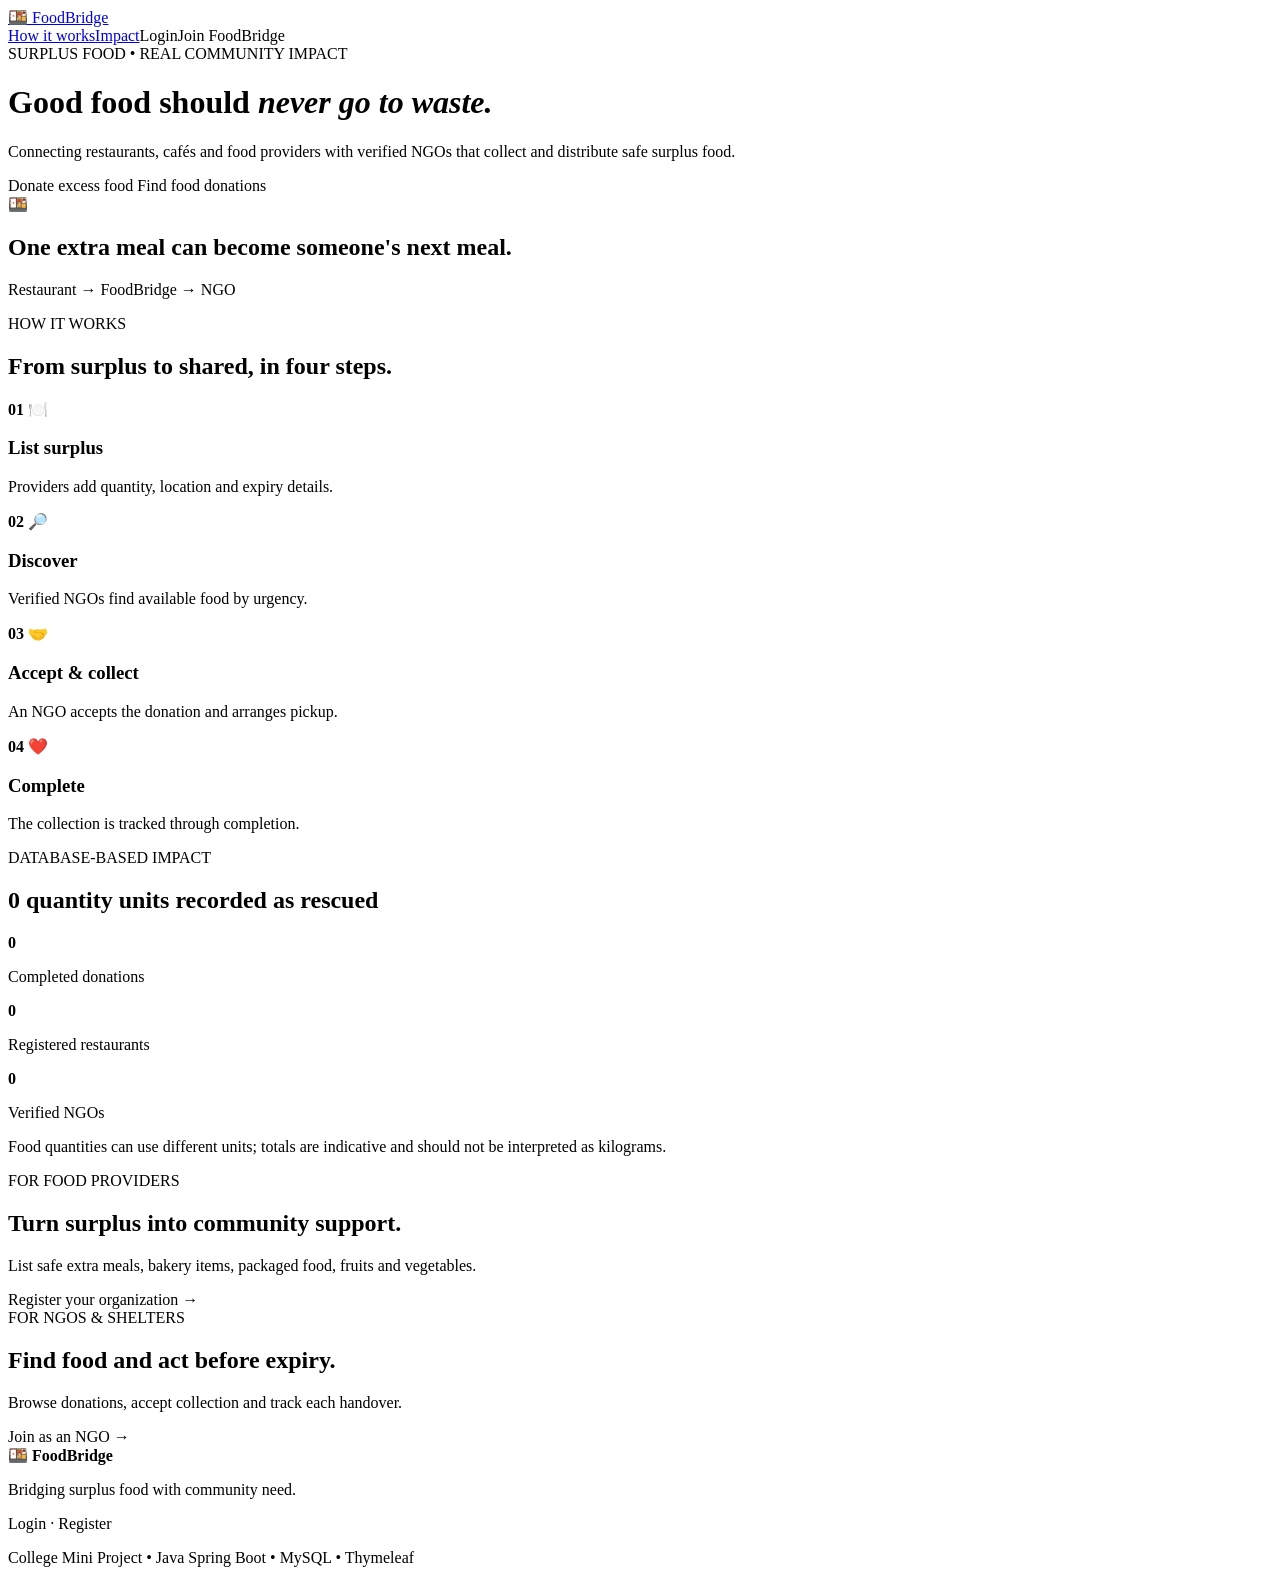
<file: src/main/resources/templates/index.html>
<!doctype html><html lang="en" xmlns:th="http://www.thymeleaf.org"><head><meta charset="utf-8"><meta name="viewport" content="width=device-width,initial-scale=1"><title>FoodBridge | Surplus Food, Shared Impact</title><link rel="stylesheet" th:href="@{/style.css}"></head><body>
<nav class="nav"><a class="logo" href="/">🍱 FoodBridge</a><div><a href="#how">How it works</a><a href="#impact">Impact</a><a th:href="@{/login}">Login</a><a class="btn" th:href="@{/register}">Join FoodBridge</a></div></nav>
<header class="hero"><div><span class="eyebrow">SURPLUS FOOD • REAL COMMUNITY IMPACT</span><h1>Good food should <em>never go to waste.</em></h1><p>Connecting restaurants, cafés and food providers with verified NGOs that collect and distribute safe surplus food.</p><a class="btn" th:href="@{/register}">Donate excess food</a> <a class="btn secondary" th:href="@{/login}">Find food donations</a></div><aside class="hero-card"><div class="food-icon">🍱</div><h2>One extra meal can become someone's next meal.</h2><p>Restaurant → FoodBridge → NGO</p></aside></header>
<section id="how" class="section"><span class="eyebrow">HOW IT WORKS</span><h2>From surplus to shared, in four steps.</h2><div class="grid four"><article><b>01 🍽️</b><h3>List surplus</h3><p>Providers add quantity, location and expiry details.</p></article><article><b>02 🔎</b><h3>Discover</h3><p>Verified NGOs find available food by urgency.</p></article><article><b>03 🤝</b><h3>Accept & collect</h3><p>An NGO accepts the donation and arranges pickup.</p></article><article><b>04 ❤️</b><h3>Complete</h3><p>The collection is tracked through completion.</p></article></div></section>
<section id="impact" class="section impact"><span class="eyebrow">DATABASE-BASED IMPACT</span><h2 th:text="${foodRescued + ' quantity units recorded as rescued'}">0 quantity units recorded as rescued</h2><div class="grid three"><article><strong th:text="${completedCount}">0</strong><p>Completed donations</p></article><article><strong th:text="${restaurantCount}">0</strong><p>Registered restaurants</p></article><article><strong th:text="${ngoCount}">0</strong><p>Verified NGOs</p></article></div><p class="small">Food quantities can use different units; totals are indicative and should not be interpreted as kilograms.</p></section>
<section class="section split"><div><span class="eyebrow">FOR FOOD PROVIDERS</span><h2>Turn surplus into community support.</h2><p>List safe extra meals, bakery items, packaged food, fruits and vegetables.</p><a th:href="@{/register}" class="text-link">Register your organization →</a></div><div><span class="eyebrow">FOR NGOS & SHELTERS</span><h2>Find food and act before expiry.</h2><p>Browse donations, accept collection and track each handover.</p><a th:href="@{/register}" class="text-link">Join as an NGO →</a></div></section>
<footer><b>🍱 FoodBridge</b><p>Bridging surplus food with community need.</p><a th:href="@{/login}">Login</a> · <a th:href="@{/register}">Register</a><p class="small">College Mini Project • Java Spring Boot • MySQL • Thymeleaf</p></footer></body></html>
</file>
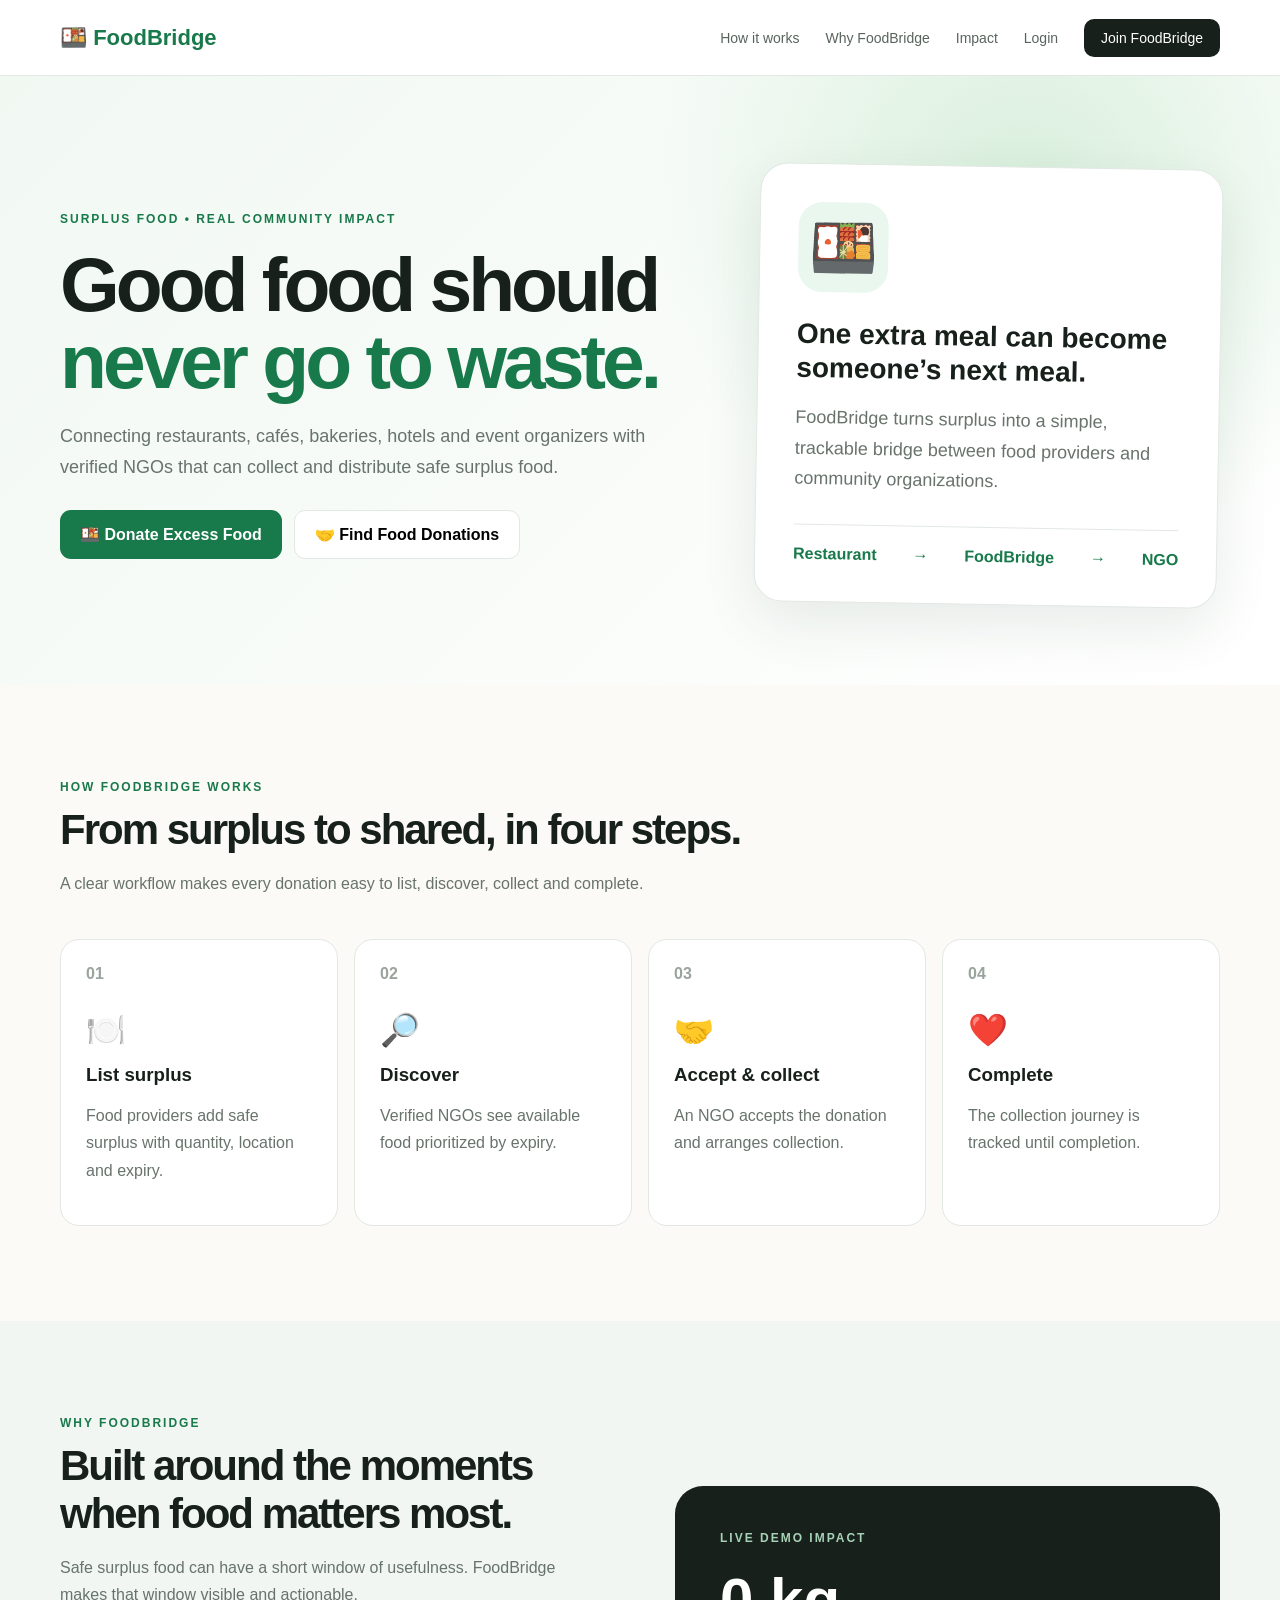
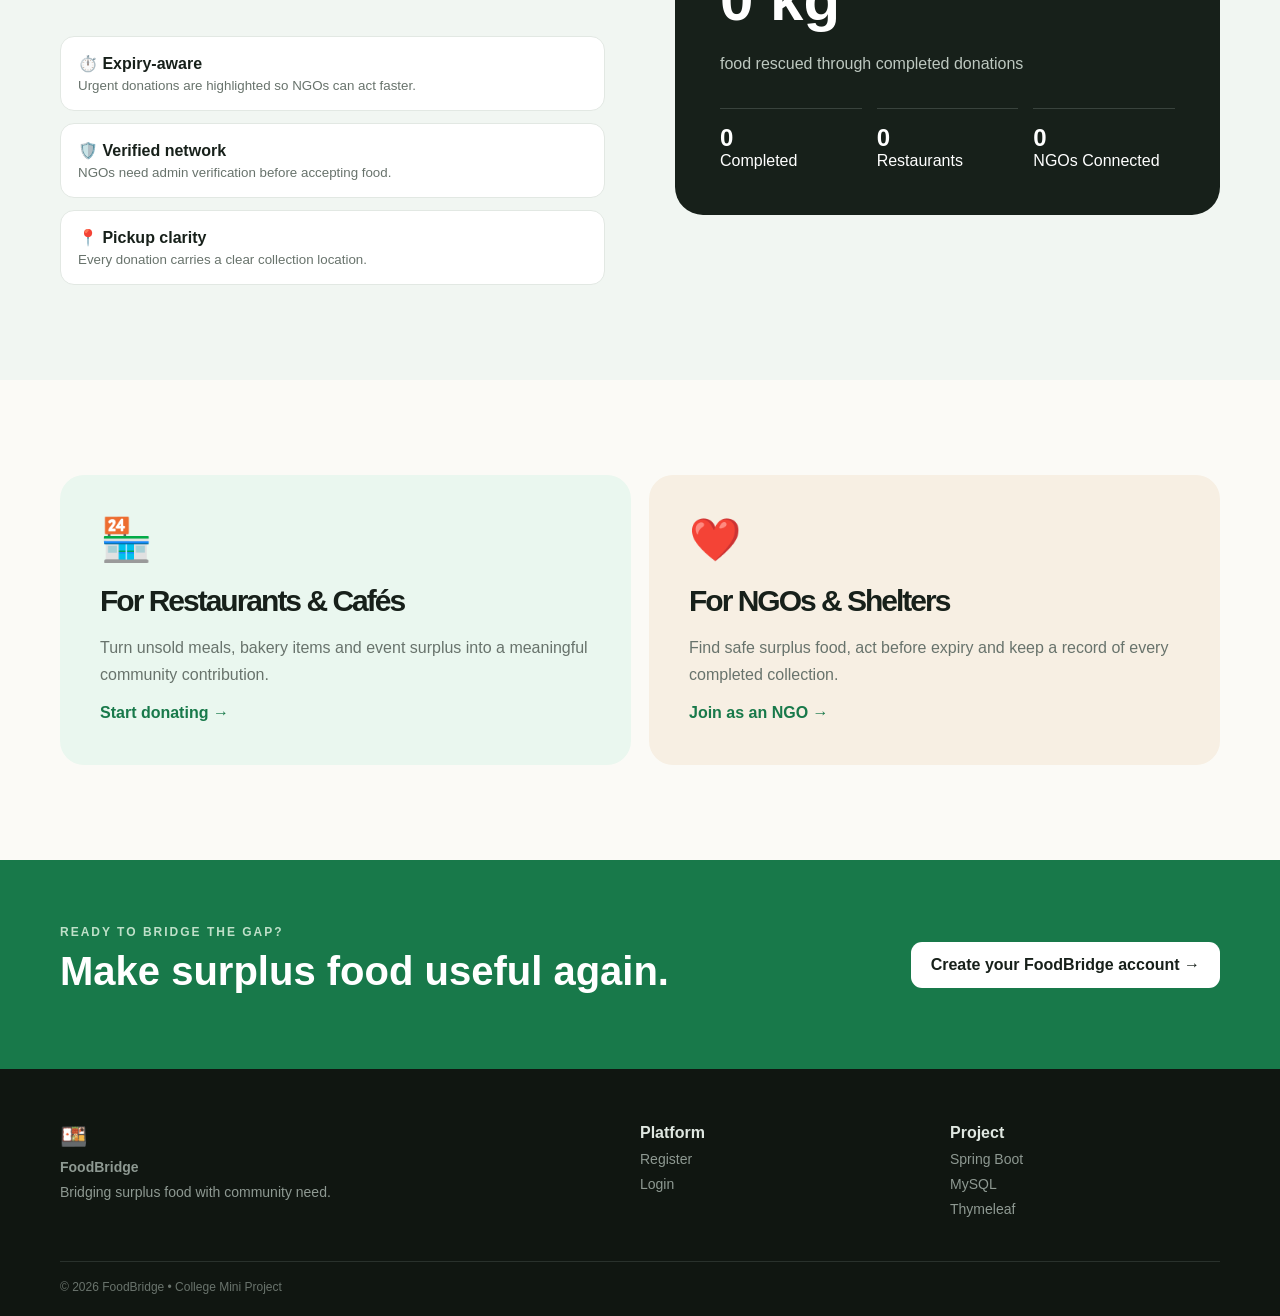
<file: docs/FoodBridge.html>
<!DOCTYPE html>
<html lang="en">
<head>
<meta charset="UTF-8">
<meta name="viewport" content="width=device-width, initial-scale=1.0">
<title>FoodBridge — Surplus Food, Shared Impact</title>
<style>
:root{--green:#18794a;--green-dark:#0d5433;--mint:#eaf7ef;--cream:#fbfaf6;--ink:#17201a;--muted:#68736c;--line:#e2e8e3;--red:#d84c3f;--yellow:#d69220;--white:#fff;--shadow:0 20px 55px rgba(20,55,34,.09)}
*{box-sizing:border-box}html{scroll-behavior:smooth}body{margin:0;font-family:Arial,Helvetica,sans-serif;color:var(--ink);background:var(--cream)}button,input,select{font:inherit}a{text-decoration:none;color:inherit}
.container{width:min(1160px,92%);margin:auto}.nav{height:76px;background:#fff;border-bottom:1px solid var(--line);display:flex;align-items:center;position:sticky;top:0;z-index:20}.navin{display:flex;align-items:center;justify-content:space-between}.logo{font-size:22px;font-weight:800;color:var(--ink)}.logo span{color:var(--green)}.links{display:flex;align-items:center;gap:26px;color:#59645d;font-size:14px}.links a:hover{color:var(--green)}.navbtn{background:var(--ink);color:#fff;padding:11px 17px;border-radius:10px}
.hero{padding:90px 0 80px;background:radial-gradient(circle at 80% 20%,#d8efdc 0,transparent 33%),linear-gradient(135deg,#f1f8f2,#fff)}.heroGrid{display:grid;grid-template-columns:1.15fr .85fr;gap:70px;align-items:center}.eyebrow{color:var(--green);font-weight:800;font-size:12px;letter-spacing:2px}.hero h1{font-size:clamp(45px,6vw,78px);line-height:1.01;letter-spacing:-4px;margin:20px 0}.hero h1 span{color:var(--green)}.hero p{font-size:18px;line-height:1.7;color:var(--muted);max-width:650px}.actions{display:flex;gap:12px;flex-wrap:wrap;margin-top:28px}.btn{border:0;border-radius:11px;padding:14px 20px;font-weight:800;cursor:pointer}.primary{background:var(--green);color:white}.primary:hover{background:var(--green-dark)}.secondary{background:#fff;border:1px solid var(--line)}.heroCard{background:#fff;border:1px solid var(--line);padding:38px;border-radius:28px;box-shadow:var(--shadow);transform:rotate(1deg)}.foodIcon{font-size:55px;background:var(--mint);width:90px;height:90px;display:grid;place-items:center;border-radius:24px}.heroCard h2{font-size:28px;line-height:1.2;margin:25px 0 10px}.flow{border-top:1px solid var(--line);margin-top:30px;padding-top:20px;display:flex;justify-content:space-between;font-weight:800;color:var(--green)}
.section{padding:95px 0}.sectionHead{max-width:720px;margin-bottom:42px}.section h2{font-size:42px;letter-spacing:-2px;margin:12px 0}.section p{color:var(--muted);line-height:1.7}.steps{display:grid;grid-template-columns:repeat(4,1fr);gap:16px}.step{background:#fff;border:1px solid var(--line);border-radius:19px;padding:25px}.stepnum{color:#9aa49d;font-weight:800}.stepicon{font-size:32px;margin:28px 0 15px}.step h3{margin:0 0 8px}.soft{background:#f1f6f2}.two{display:grid;grid-template-columns:1fr 1fr;gap:70px;align-items:center}.features{display:grid;gap:12px;margin-top:28px}.feature{background:#fff;border:1px solid var(--line);padding:17px;border-radius:14px}.feature b{display:block}.feature small{color:var(--muted);display:block;margin-top:5px}.impact{background:var(--ink);color:#fff;border-radius:28px;padding:45px}.impact .eyebrow{color:#a8d2b7}.big{font-size:60px;font-weight:900;margin:20px 0 5px}.impact p{color:#bdc8c0}.impactRow{display:grid;grid-template-columns:repeat(3,1fr);gap:15px;margin-top:30px}.impactRow div{border-top:1px solid #39433d;padding-top:15px}.impactRow b{font-size:24px;display:block}.partners{display:grid;grid-template-columns:1fr 1fr;gap:18px}.partner{padding:40px;border-radius:24px;min-height:290px}.restaurant{background:#eaf7ef}.ngo{background:#f7efe3}.partnerIcon{font-size:42px}.partner h2{font-size:30px;margin:20px 0 10px}.link{color:var(--green);font-weight:800}.cta{background:var(--green);color:#fff;padding:65px 0}.ctaIn{display:flex;justify-content:space-between;align-items:center;gap:25px}.cta h2{font-size:40px;margin:10px 0}.light{background:#fff;color:var(--ink)}
.footer{background:#101611;color:#dfe7e1;padding:55px 0 22px}.footGrid{display:grid;grid-template-columns:2fr 1fr 1fr;gap:40px}.footer p,.footer a,.footer span{color:#8e9992;font-size:14px;display:block;margin:9px 0}.copyright{border-top:1px solid #29312c;margin-top:35px;padding-top:18px;color:#69736c;font-size:12px}

.modal{display:none;position:fixed;inset:0;background:rgba(10,20,13,.55);z-index:50;padding:20px;place-items:center}.modal.open{display:grid}.modalBox{background:#fff;width:min(620px,100%);max-height:90vh;overflow:auto;border-radius:22px;padding:30px}.close{float:right;border:0;background:#f0f3f1;border-radius:50%;width:35px;height:35px;cursor:pointer}.modalBox h2{margin:5px 0 8px}.form{display:grid;gap:15px;margin-top:22px}.form label{font-size:13px;font-weight:800;color:#536058}.form input,.form select{display:block;width:100%;margin-top:7px;border:1px solid #d9e1db;border-radius:10px;padding:12px;background:#fff}.formGrid{display:grid;grid-template-columns:1fr 1fr;gap:14px}.note{background:var(--mint);padding:13px;border-radius:10px;color:#496154;font-size:13px;line-height:1.5}

.app{display:none}.app.active{display:block}.appHeader{background:#fff;border-bottom:1px solid var(--line);padding:17px 0}.appNav{display:flex;justify-content:space-between;align-items:center}.user{font-size:14px}.logout{border:0;background:transparent;font-weight:800;color:var(--muted);cursor:pointer;margin-left:15px}.dashboard{padding:48px 0}.dashTitle{display:flex;justify-content:space-between;align-items:end;gap:20px;margin-bottom:30px}.dashTitle h1{font-size:44px;letter-spacing:-2px;margin:8px 0}.stats{display:grid;grid-template-columns:repeat(4,1fr);gap:14px;margin-bottom:25px}.stat{background:#fff;border:1px solid var(--line);border-radius:17px;padding:21px}.stat small{color:var(--muted)}.stat strong{display:block;font-size:29px;margin:8px 0}.stat.green{background:var(--green);color:#fff}.stat.green small{color:#cce4d4}.panel{background:#fff;border:1px solid var(--line);border-radius:19px;overflow:hidden;margin-bottom:25px}.panelHead{padding:23px;display:flex;justify-content:space-between;align-items:center}.panelHead h2{font-size:23px;margin:0}.tableWrap{overflow:auto}table{border-collapse:collapse;width:100%;font-size:13px}th,td{text-align:left;padding:15px 19px;border-top:1px solid var(--line);white-space:nowrap}th{font-size:11px;color:#77827a;text-transform:uppercase;letter-spacing:1px;background:#fbfcfb}.badge{display:inline-block;border-radius:50px;padding:6px 9px;font-size:10px;font-weight:900}.available{background:#e1f3e7;color:#177044}.accepted{background:#fff0d4;color:#94620d}.picked{background:#e8eefb;color:#405d9f}.completed{background:#dff3e5;color:#177044}.expired{background:#fbe2df;color:#ad3e34}.pending{background:#fff0d2;color:#94620d}
.cards{display:grid;grid-template-columns:repeat(3,1fr);gap:15px;padding:0 23px 25px}.foodCard{border:1px solid var(--line);border-radius:18px;padding:20px}.foodCard.urgent{border-color:#eab0a9}.cardTop{display:flex;justify-content:space-between}.timer{font-size:11px;font-weight:900}.foodCard h3{font-size:20px;margin:20px 0 5px}.qty{color:var(--green);font-size:24px;font-weight:900}.meta{display:grid;gap:7px;color:var(--muted);font-size:12px;margin:18px 0}.empty{text-align:center;padding:45px;color:#89938d}
.filters{padding:22px;border:1px solid var(--line);background:#fff;border-radius:18px;margin-bottom:25px}.filterRow{display:grid;grid-template-columns:1fr 1fr 1fr 1fr auto;gap:8px;margin-top:15px}.filterRow input,.filterRow select{border:1px solid #d9e1db;border-radius:9px;padding:11px}
@media(max-width:900px){.heroGrid,.two{grid-template-columns:1fr}.steps{grid-template-columns:1fr 1fr}.stats{grid-template-columns:1fr 1fr}.cards{grid-template-columns:1fr 1fr}.filterRow{grid-template-columns:1fr 1fr}.nav .links{display:none}.ctaIn{display:grid}.footGrid{grid-template-columns:1fr 1fr}}
@media(max-width:600px){.hero{padding:60px 0}.hero h1{font-size:45px;letter-spacing:-2px}.section{padding:65px 0}.steps,.partners,.cards,.stats,.formGrid{grid-template-columns:1fr}.dashTitle{display:grid}.dashTitle .btn{width:100%}.impactRow{grid-template-columns:1fr 1fr}.filterRow{grid-template-columns:1fr}.heroCard{padding:26px}}
</style>
</head>
<body>

<div id="landing">
<nav class="nav"><div class="container navin"><a class="logo" href="#">🍱 <span>FoodBridge</span></a><div class="links"><a href="#how">How it works</a><a href="#why">Why FoodBridge</a><a href="#impact">Impact</a><a href="#" onclick="openModal('login');return false">Login</a><a class="navbtn" href="#" onclick="openModal('register');return false">Join FoodBridge</a></div></div></nav>

<section class="hero"><div class="container heroGrid"><div><div class="eyebrow">SURPLUS FOOD • REAL COMMUNITY IMPACT</div><h1>Good food should <span>never go to waste.</span></h1><p>Connecting restaurants, cafés, bakeries, hotels and event organizers with verified NGOs that can collect and distribute safe surplus food.</p><div class="actions"><button class="btn primary" onclick="openModal('register')">🍱 Donate Excess Food</button><button class="btn secondary" onclick="openModal('login')">🤝 Find Food Donations</button></div></div><div class="heroCard"><div class="foodIcon">🍱</div><h2>One extra meal can become someone’s next meal.</h2><p>FoodBridge turns surplus into a simple, trackable bridge between food providers and community organizations.</p><div class="flow"><span>Restaurant</span><span>→</span><span>FoodBridge</span><span>→</span><span>NGO</span></div></div></div></section>

<section class="section" id="how"><div class="container"><div class="sectionHead"><div class="eyebrow">HOW FOODBRIDGE WORKS</div><h2>From surplus to shared, in four steps.</h2><p>A clear workflow makes every donation easy to list, discover, collect and complete.</p></div><div class="steps"><div class="step"><div class="stepnum">01</div><div class="stepicon">🍽️</div><h3>List surplus</h3><p>Food providers add safe surplus with quantity, location and expiry.</p></div><div class="step"><div class="stepnum">02</div><div class="stepicon">🔎</div><h3>Discover</h3><p>Verified NGOs see available food prioritized by expiry.</p></div><div class="step"><div class="stepnum">03</div><div class="stepicon">🤝</div><h3>Accept & collect</h3><p>An NGO accepts the donation and arranges collection.</p></div><div class="step"><div class="stepnum">04</div><div class="stepicon">❤️</div><h3>Complete</h3><p>The collection journey is tracked until completion.</p></div></div></div></section>

<section class="section soft" id="why"><div class="container two"><div><div class="eyebrow">WHY FOODBRIDGE</div><h2>Built around the moments when food matters most.</h2><p>Safe surplus food can have a short window of usefulness. FoodBridge makes that window visible and actionable.</p><div class="features"><div class="feature"><b>⏱️ Expiry-aware</b><small>Urgent donations are highlighted so NGOs can act faster.</small></div><div class="feature"><b>🛡️ Verified network</b><small>NGOs need admin verification before accepting food.</small></div><div class="feature"><b>📍 Pickup clarity</b><small>Every donation carries a clear collection location.</small></div></div></div><div class="impact" id="impact"><div class="eyebrow">LIVE DEMO IMPACT</div><div class="big" id="impactFood">0 kg</div><p>food rescued through completed donations</p><div class="impactRow"><div><b id="impactDone">0</b><span>Completed</span></div><div><b id="impactRest">0</b><span>Restaurants</span></div><div><b id="impactNgo">0</b><span>NGOs Connected</span></div></div></div></div></section>

<section class="section"><div class="container"><div class="partners"><div class="partner restaurant"><div class="partnerIcon">🏪</div><h2>For Restaurants & Cafés</h2><p>Turn unsold meals, bakery items and event surplus into a meaningful community contribution.</p><a class="link" href="#" onclick="openModal('register');return false">Start donating →</a></div><div class="partner ngo"><div class="partnerIcon">❤️</div><h2>For NGOs & Shelters</h2><p>Find safe surplus food, act before expiry and keep a record of every completed collection.</p><a class="link" href="#" onclick="openModal('register');return false">Join as an NGO →</a></div></div></div></section>

<section class="cta"><div class="container ctaIn"><div><div class="eyebrow" style="color:#bfe0c9">READY TO BRIDGE THE GAP?</div><h2>Make surplus food useful again.</h2></div><button class="btn light" onclick="openModal('register')">Create your FoodBridge account →</button></div></section>

<footer class="footer"><div class="container footGrid"><div><div class="logo">🍱 <span>FoodBridge</span></div><p>Bridging surplus food with community need.</p></div><div><b>Platform</b><a href="#" onclick="openModal('register');return false">Register</a><a href="#" onclick="openModal('login');return false">Login</a></div><div><b>Project</b><span>Spring Boot</span><span>MySQL</span><span>Thymeleaf</span></div></div><div class="container copyright">© 2026 FoodBridge • College Mini Project</div></footer>
</div>

<div class="modal" id="login"><div class="modalBox"><button class="close" onclick="closeModal('login')">×</button><div class="eyebrow">WELCOME BACK</div><h2>Sign in to FoodBridge</h2><p>Choose a demo role to explore the application.</p><form class="form" onsubmit="demoLogin(event)"><label>Email<input id="loginEmail" type="email" required placeholder="you@example.com"></label><label>Password<input type="password" required placeholder="••••••••"></label><button class="btn primary">Sign in →</button></form><div class="note" style="margin-top:15px"><b>Demo:</b> admin@foodbridge.local, restaurant@foodbridge.local or ngo@foodbridge.local<br>Password: demo123 (admin password: admin123)</div></div></div>

<div class="modal" id="register"><div class="modalBox"><button class="close" onclick="closeModal('register')">×</button><div class="eyebrow">JOIN THE NETWORK</div><h2>Create your FoodBridge account</h2><p>This standalone demo stores your session locally in the browser.</p><form class="form" onsubmit="registerDemo(event)"><div class="formGrid"><label>Organization name<input id="regName" required></label><label>Location<input id="regLocation" required placeholder="Chennai"></label></div><div class="formGrid"><label>Email<input id="regEmail" type="email" required></label><label>Password<input type="password" minlength="6" required></label></div><label>Account type<select id="regRole"><option value="restaurant">Restaurant / Café</option><option value="ngo">NGO / Charity / Shelter</option></select></label><button class="btn primary">Create account →</button></form></div></div>

<div id="dashboardApp" class="app">
<header class="appHeader"><div class="container appNav"><a class="logo" href="#" onclick="showLanding()">🍱 <span>FoodBridge</span></a><div class="user">👤 <b id="currentUser">User</b><button class="logout" onclick="logout()">Logout</button></div></div></header>
<main class="container dashboard" id="dashboardContent"></main>
</div>

<script>
const state={donations:JSON.parse(localStorage.getItem("fb_donations")||"[]"),users:JSON.parse(localStorage.getItem("fb_users")||"[]"),current:null};
function save(){localStorage.setItem("fb_donations",JSON.stringify(state.donations));localStorage.setItem("fb_users",JSON.stringify(state.users))}
function openModal(id){document.getElementById(id).classList.add("open")}
function closeModal(id){document.getElementById(id).classList.remove("open")}
function showLanding(){document.getElementById("landing").style.display="block";document.getElementById("dashboardApp").classList.remove("active");window.scrollTo(0,0)}
function demoLogin(e){e.preventDefault();const email=document.getElementById("loginEmail").value.toLowerCase();let role=email.includes("admin")?"admin":email.includes("ngo")?"ngo":"restaurant";let name=role==="admin"?"FoodBridge Admin":role==="ngo"?"Helping Hands NGO":"Green Leaf Café";state.current={email,role,name};closeModal("login");renderDashboard()}
function registerDemo(e){e.preventDefault();const name=document.getElementById("regName").value,location=document.getElementById("regLocation").value,email=document.getElementById("regEmail").value.toLowerCase(),role=document.getElementById("regRole").value;state.users.push({name,location,email,role,verified:role==="restaurant"});save();state.current={email,role,name,location,verified:role==="restaurant"};closeModal("register");renderDashboard()}
function logout(){state.current=null;showLanding()}
function renderDashboard(){document.getElementById("landing").style.display="none";document.getElementById("dashboardApp").classList.add("active");document.getElementById("currentUser").textContent=state.current.name;state.donations.forEach(d=>{if(d.status==="AVAILABLE"&&new Date(d.expiry)<=new Date())d.status="EXPIRED"});save();if(state.current.role==="restaurant")restaurantDash();else if(state.current.role==="ngo")ngoDash();else adminDash()}
function stat(label,value,small,green=false){return `<div class="stat ${green?"green":""}"><small>${label}</small><strong>${value}</strong><small>${small||""}</small></div>`}
function restaurantDash(){const mine=state.donations.filter(d=>d.restaurant===state.current.name);const active=mine.filter(d=>d.status==="AVAILABLE").length,accepted=mine.filter(d=>["ACCEPTED","PICKED UP"].includes(d.status)).length,done=mine.filter(d=>d.status==="COMPLETED").length,total=mine.filter(d=>d.status==="COMPLETED").reduce((s,d)=>s+Number(d.quantity),0);document.getElementById("dashboardContent").innerHTML=`<div class="dashTitle"><div><div class="eyebrow">RESTAURANT PORTAL</div><h1>Good to see you.</h1><p>Track your surplus food from listing to completion.</p></div><button class="btn primary" onclick="donationForm()">+ Donate Excess Food</button></div><div class="stats">${stat("Active Donations",active,"Currently available")}${stat("Accepted",accepted,"Collection flow")}${stat("Completed",done,"Successfully rescued")}${stat("Total Food Donated",total+" kg","Completed donations",true)}</div><div class="panel"><div class="panelHead"><div><h2>Your donations</h2><p>Every donation, with its current journey status.</p></div></div><div class="tableWrap"><table><thead><tr><th>Food</th><th>Quantity</th><th>Type</th><th>Location</th><th>Expiry</th><th>NGO</th><th>Status</th></tr></thead><tbody>${mine.map(d=>`<tr><td><b>${d.food}</b></td><td>${d.quantity} ${d.unit}</td><td>${d.type}</td><td>${d.location}</td><td>${d.expiry}</td><td>${d.ngo||"Waiting"}</td><td>${badge(d.status)}</td></tr>`).join("")||`<tr><td colspan="7" class="empty">No donations yet. Your first listing can start the bridge.</td></tr>`}</tbody></table></div></div>`}
function badge(s){let c=s==="AVAILABLE"?"available":s==="ACCEPTED"?"accepted":s==="PICKED UP"?"picked":s==="COMPLETED"?"completed":s==="EXPIRED"?"expired":"pending";return `<span class="badge ${c}">${s}</span>`}
function donationForm(){document.getElementById("dashboardContent").innerHTML=`<div class="dashTitle"><div><div class="eyebrow">NEW DONATION</div><h1>List excess food.</h1><p>Give NGOs enough information to act quickly.</p></div><button class="btn secondary" onclick="restaurantDash()">← Back</button></div><div class="panel" style="padding:28px"><form class="form" onsubmit="createDonation(event)"><div class="formGrid"><label>Food name<input id="df" required placeholder="e.g. Vegetable biryani"></label><label>Food type<select id="dt"><option>COOKED MEAL</option><option>BAKERY</option><option>PACKAGED</option><option>FRUITS</option><option>VEGETABLES</option><option>BEVERAGES</option><option>OTHER</option></select></label></div><div class="formGrid"><label>Quantity<input id="dq" type="number" min=".01" step=".01" required></label><label>Unit<select id="du"><option>kg</option><option>litres</option><option>packs</option><option>boxes</option><option>meals</option></select></label></div><label>Pickup location<input id="dl" required placeholder="Area / address"></label><div class="formGrid"><label>Prepared at<input id="dp" type="datetime-local" required></label><label>Expiry at<input id="de" type="datetime-local" required></label></div><div class="note">🛡️ Please list only food that is safe for human consumption and can be collected before expiry.</div><button class="btn primary">Publish donation →</button></form></div>`;const n=new Date();n.setMinutes(n.getMinutes()-n.getTimezoneOffset());document.getElementById("dp").value=n.toISOString().slice(0,16)}
function createDonation(e){e.preventDefault();const exp=document.getElementById("de").value;if(new Date(exp)<=new Date()){alert("Expiry time must be in the future.");return}state.donations.push({id:Date.now(),restaurant:state.current.name,food:df.value,type:dt.value,quantity:dq.value,unit:du.value,location:dl.value,prepared:dp.value,expiry:exp.replace("T"," "),ngo:"",status:"AVAILABLE"});save();restaurantDash()}
function ngoDash(){const available=state.donations.filter(d=>d.status==="AVAILABLE"&&new Date(d.expiry)>new Date()).sort((a,b)=>new Date(a.expiry)-new Date(b.expiry));const mine=state.donations.filter(d=>d.ngo===state.current.name);const accepted=mine.filter(d=>["ACCEPTED","PICKED UP"].includes(d.status)).length,done=mine.filter(d=>d.status==="COMPLETED").length,total=mine.filter(d=>d.status==="COMPLETED").reduce((s,d)=>s+Number(d.quantity),0);document.getElementById("dashboardContent").innerHTML=`<div class="dashTitle"><div><div class="eyebrow">NGO PORTAL</div><h1>Find food. Move fast.</h1><p>Available donations are prioritized by expiry.</p></div></div>${state.current.verified===false?`<div class="note" style="margin-bottom:20px">⏳ Your NGO account is waiting for admin verification. This demo allows browsing, but accepting is locked.</div>`:""}<div class="stats">${stat("Available Donations",available.length,"Earliest expiry first")}${stat("Accepted",accepted,"Collection flow")}${stat("Completed",done,"Successfully collected")}${stat("Total Food Collected",total+" kg","Completed donations",true)}</div><div class="filters"><h2 style="margin:0;font-size:22px">Find donations</h2><div class="filterRow"><input id="searchFood" placeholder="Food / restaurant / location"><select id="filterType"><option value="">All food types</option><option>COOKED MEAL</option><option>BAKERY</option><option>PACKAGED</option><option>FRUITS</option><option>VEGETABLES</option></select><input id="minQ" type="number" placeholder="Min qty"><input id="maxQ" type="number" placeholder="Max qty"><button class="btn primary" onclick="ngoDash()">Filter</button></div></div><div class="panel"><div class="panelHead"><div><h2>Available food</h2><p>Earliest expiry appears first.</p></div></div><div class="cards">${available.map(d=>`<article class="foodCard ${hoursLeft(d.expiry)<3?"urgent":""}"><div class="cardTop">${badge("AVAILABLE")}<span class="timer">${remaining(d.expiry)}</span></div><h3>${d.food}</h3><div class="qty">${d.quantity} ${d.unit}</div><div class="meta"><span>🍽️ ${d.type}</span><span>📍 ${d.location}</span><span>🏪 ${d.restaurant}</span></div><div style="font-size:12px;margin-bottom:16px">Expires <b>${d.expiry}</b></div><button class="btn primary" style="width:100%" onclick="acceptDonation(${d.id})" ${state.current.verified===false?"disabled":""}>Accept Donation</button></article>`).join("")||`<div class="empty" style="grid-column:1/-1">No available donations match your filters right now.</div>`}</div></div><div class="panel"><div class="panelHead"><div><h2>My accepted & completed donations</h2></div></div><div class="tableWrap"><table><thead><tr><th>Food</th><th>Restaurant</th><th>Qty</th><th>Status</th><th>Action</th></tr></thead><tbody>${mine.map(d=>`<tr><td>${d.food}</td><td>${d.restaurant}</td><td>${d.quantity} ${d.unit}</td><td>${badge(d.status)}</td><td>${d.status==="ACCEPTED"?`<button class="btn primary" onclick="pickup(${d.id})">Mark Picked Up</button>`:d.status==="PICKED UP"?`<button class="btn primary" onclick="complete(${d.id})">Mark Completed</button>`:"✓ Done"}</td></tr>`).join("")||`<tr><td colspan="5" class="empty">No accepted donations yet.</td></tr>`}</tbody></table></div></div>`}
function hoursLeft(x){return (new Date(x)-new Date())/36e5}function remaining(x){const h=hoursLeft(x);if(h<=0)return"Expired";if(h<24)return Math.floor(h)+"h "+Math.floor((h%1)*60)+"m remaining";return Math.floor(h/24)+"d "+Math.floor(h%24)+"h remaining"}
function acceptDonation(id){const d=state.donations.find(x=>x.id===id);if(!d||d.status!=="AVAILABLE")return alert("Donation is no longer available.");if(new Date(d.expiry)<=new Date()){d.status="EXPIRED";save();ngoDash();return alert("This donation has expired.")}d.status="ACCEPTED";d.ngo=state.current.name;save();ngoDash()}
function pickup(id){const d=state.donations.find(x=>x.id===id);d.status="PICKED UP";save();ngoDash()}function complete(id){const d=state.donations.find(x=>x.id===id);d.status="COMPLETED";save();ngoDash()}
function adminDash(){state.donations.forEach(d=>{if(d.status==="AVAILABLE"&&new Date(d.expiry)<=new Date())d.status="EXPIRED"});save();const users=state.users,rest=users.filter(u=>u.role==="restaurant").length,ngos=users.filter(u=>u.role==="ngo").length,verified=users.filter(u=>u.role==="ngo"&&u.verified).length,done=state.donations.filter(d=>d.status==="COMPLETED"),rescued=done.reduce((s,d)=>s+Number(d.quantity),0),pending=users.filter(u=>u.role==="ngo"&&!u.verified);document.getElementById("dashboardContent").innerHTML=`<div class="dashTitle"><div><div class="eyebrow">ADMIN CONTROL CENTER</div><h1>Platform overview.</h1><p>Verify organizations and monitor every donation lifecycle.</p></div></div><div class="stats">${stat("Restaurants",rest,"Registered")}${stat("NGOs",ngos,verified+" verified")}${stat("Total Donations",state.donations.length,"All time")}${stat("Food Rescued",rescued+" kg","Completed",true)}</div><div class="panel"><div class="panelHead"><div><h2>Pending NGO verification</h2><p>Only verified NGOs can accept donations.</p></div></div><div class="tableWrap"><table><thead><tr><th>Organization</th><th>Email</th><th>Location</th><th>Action</th></tr></thead><tbody>${pending.map((u,i)=>`<tr><td>${u.name}</td><td>${u.email}</td><td>${u.location}</td><td><button class="btn primary" onclick="verifyNgo('${u.email}')">Verify NGO</button></td></tr>`).join("")||`<tr><td colspan="4" class="empty">No NGOs waiting for verification.</td></tr>`}</tbody></table></div></div><div class="panel"><div class="panelHead"><h2>Registered users</h2></div><div class="tableWrap"><table><thead><tr><th>Name</th><th>Email</th><th>Role</th><th>Location</th><th>Verified</th></tr></thead><tbody>${users.map(u=>`<tr><td>${u.name}</td><td>${u.email}</td><td>${u.role.toUpperCase()}</td><td>${u.location}</td><td>${u.verified?"YES":"NO"}</td></tr>`).join("")}</tbody></table></div></div><div class="panel"><div class="panelHead"><h2>All donations</h2></div><div class="tableWrap"><table><thead><tr><th>Food</th><th>Restaurant</th><th>NGO</th><th>Qty</th><th>Status</th></tr></thead><tbody>${state.donations.map(d=>`<tr><td>${d.food}</td><td>${d.restaurant}</td><td>${d.ngo||"—"}</td><td>${d.quantity} ${d.unit}</td><td>${badge(d.status)}</td></tr>`).join("")||`<tr><td colspan="5" class="empty">No donations yet.</td></tr>`}</tbody></table></div></div>`}
function verifyNgo(email){const u=state.users.find(x=>x.email===email);if(u){u.verified=true;save();adminDash()}}
document.addEventListener("click",e=>{if(e.target.classList.contains("modal"))e.target.classList.remove("open")});
</script>
</body>
</html>
</file>
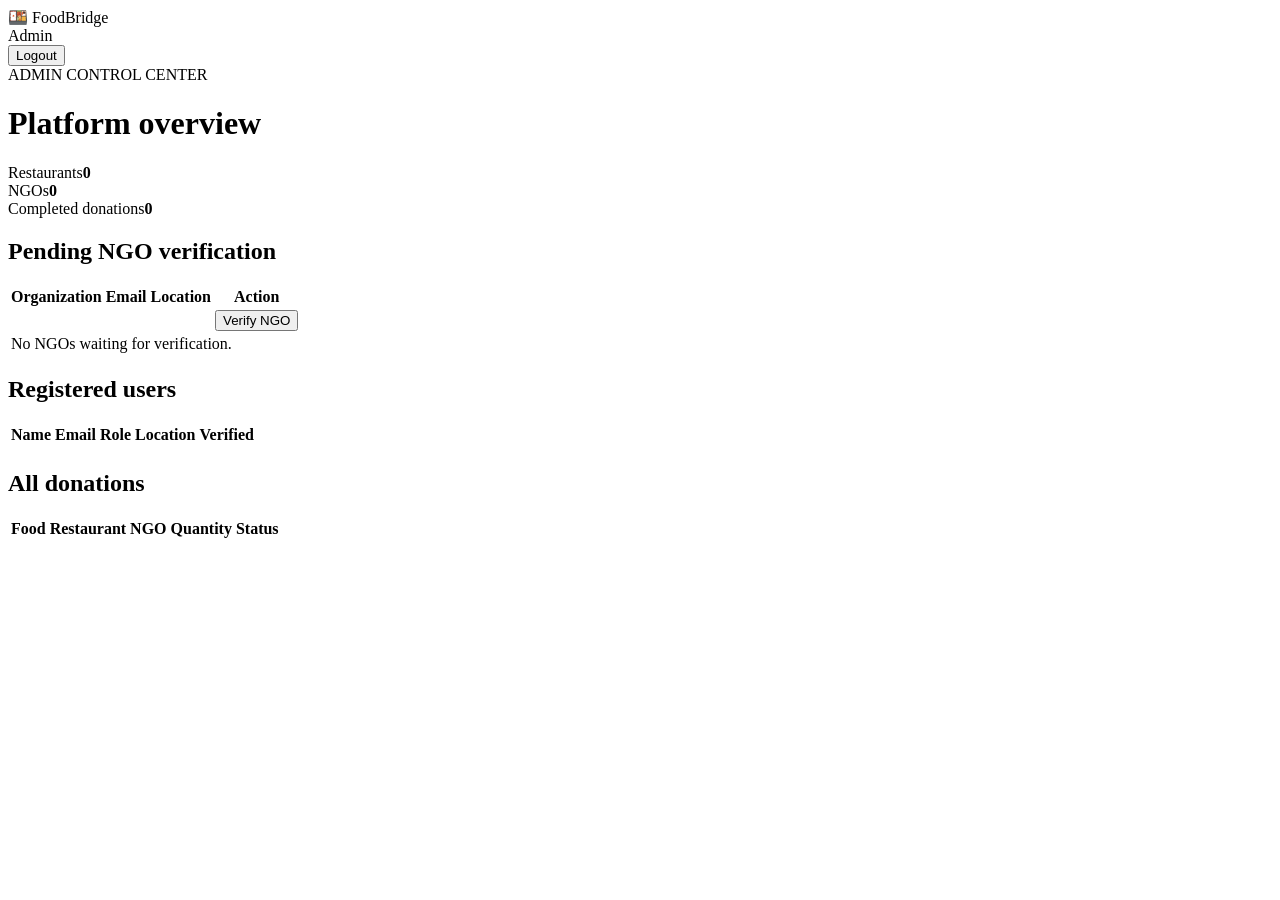
<file: src/main/resources/templates/admin.html>
<!doctype html><html xmlns:th="http://www.thymeleaf.org"><head><meta charset="utf-8"><meta name="viewport" content="width=device-width,initial-scale=1"><title>Admin | FoodBridge</title><link rel="stylesheet" th:href="@{/style.css}"></head><body><nav class="nav"><a class="logo" th:href="@{/}">🍱 FoodBridge</a><div><span th:text="${user.organizationName}">Admin</span><form class="inline" method="post" th:action="@{/logout}"><button class="link-button">Logout</button></form></div></nav><main class="dashboard"><span class="eyebrow">ADMIN CONTROL CENTER</span><h1>Platform overview</h1><div class="alert success" th:if="${success}" th:text="${success}"></div><div class="grid three"><article class="stat"><span>Restaurants</span><strong th:text="${restaurantCount}">0</strong></article><article class="stat"><span>NGOs</span><strong th:text="${ngoCount}">0</strong></article><article class="stat"><span>Completed donations</span><strong th:text="${completedCount}">0</strong></article></div><div class="panel"><h2>Pending NGO verification</h2><div class="table-scroll"><table><thead><tr><th>Organization</th><th>Email</th><th>Location</th><th>Action</th></tr></thead><tbody><tr th:each="u:${pendingNgos}"><td th:text="${u.organizationName}"></td><td th:text="${u.email}"></td><td th:text="${u.location}"></td><td><form method="post" th:action="@{/admin/verify/{id}(id=${u.id})}"><button class="btn small-btn">Verify NGO</button></form></td></tr><tr th:if="${#lists.isEmpty(pendingNgos)}"><td colspan="4">No NGOs waiting for verification.</td></tr></tbody></table></div></div><div class="panel"><h2>Registered users</h2><div class="table-scroll"><table><thead><tr><th>Name</th><th>Email</th><th>Role</th><th>Location</th><th>Verified</th></tr></thead><tbody><tr th:each="u:${users}"><td th:text="${u.organizationName}"></td><td th:text="${u.email}"></td><td th:text="${u.role}"></td><td th:text="${u.location}"></td><td th:text="${u.verified?'Yes':'No'}"></td></tr></tbody></table></div></div><div class="panel"><h2>All donations</h2><div class="table-scroll"><table><thead><tr><th>Food</th><th>Restaurant</th><th>NGO</th><th>Quantity</th><th>Status</th></tr></thead><tbody><tr th:each="d:${donations}"><td th:text="${d.foodName}"></td><td th:text="${d.restaurant.organizationName}"></td><td th:text="${d.ngo != null ? d.ngo.organizationName : '—'}"></td><td th:text="${d.quantity+' '+d.unit}"></td><td th:text="${d.status}"></td></tr></tbody></table></div></div></main></body></html>
</file>
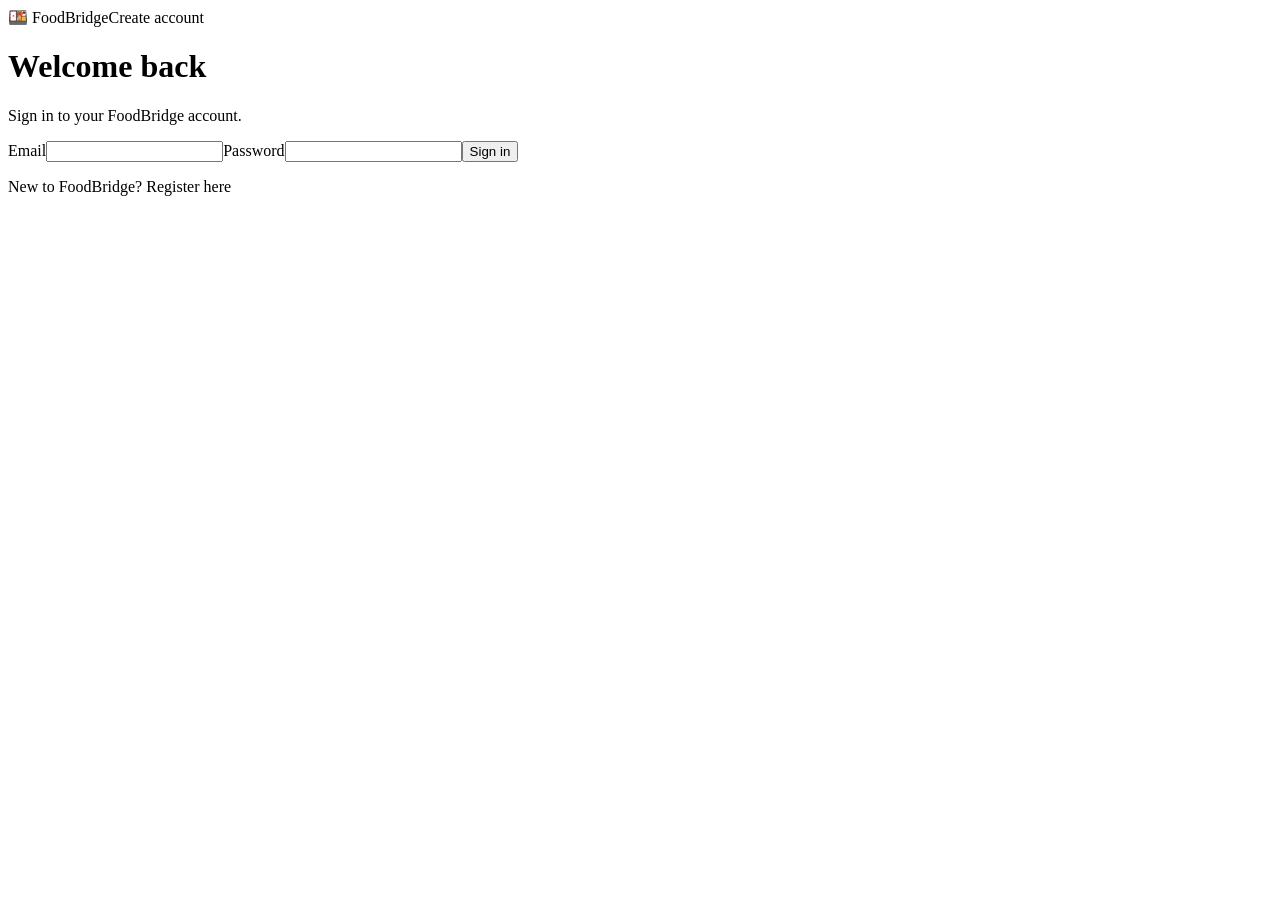
<file: src/main/resources/templates/login.html>
<!doctype html><html xmlns:th="http://www.thymeleaf.org"><head><meta charset="utf-8"><meta name="viewport" content="width=device-width,initial-scale=1"><title>Login | FoodBridge</title><link rel="stylesheet" th:href="@{/style.css}"></head><body><nav class="nav"><a class="logo" th:href="@{/}">🍱 FoodBridge</a><a th:href="@{/register}">Create account</a></nav><main class="auth"><h1>Welcome back</h1><p>Sign in to your FoodBridge account.</p><div class="alert error" th:if="${error}" th:text="${error}"></div><div class="alert success" th:if="${success}" th:text="${success}"></div><form method="post" th:action="@{/login}"><label>Email<input type="email" name="email" required autocomplete="username"></label><label>Password<input type="password" name="password" required autocomplete="current-password"></label><button class="btn full">Sign in</button></form><p class="small">New to FoodBridge? <a th:href="@{/register}">Register here</a></p></main></body></html>
</file>
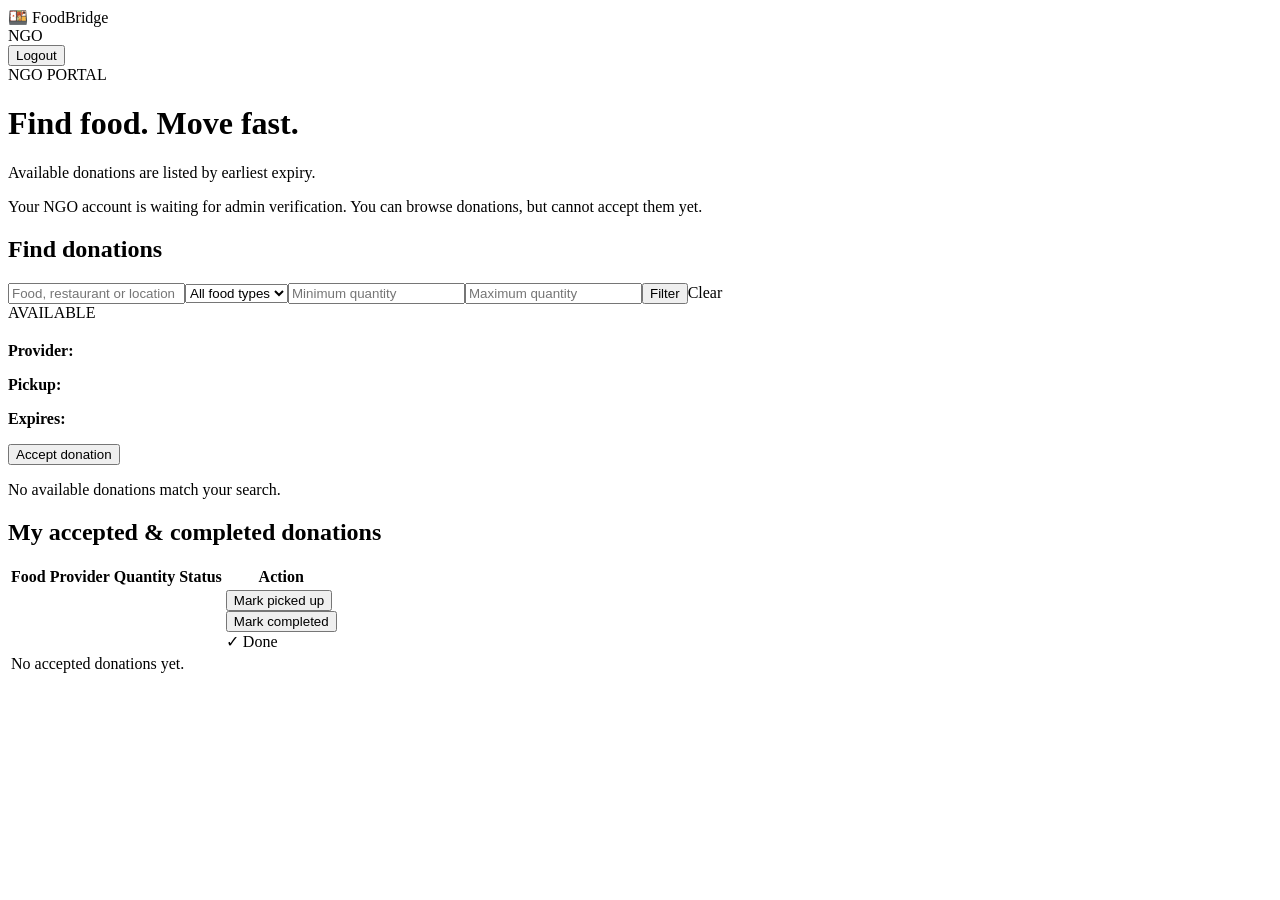
<file: src/main/resources/templates/ngo.html>
<!doctype html><html xmlns:th="http://www.thymeleaf.org"><head><meta charset="utf-8"><meta name="viewport" content="width=device-width,initial-scale=1"><title>NGO dashboard | FoodBridge</title><link rel="stylesheet" th:href="@{/style.css}"></head><body><nav class="nav"><a class="logo" th:href="@{/}">🍱 FoodBridge</a><div><span th:text="${user.organizationName}">NGO</span><form class="inline" method="post" th:action="@{/logout}"><button class="link-button">Logout</button></form></div></nav><main class="dashboard"><span class="eyebrow">NGO PORTAL</span><h1>Find food. Move fast.</h1><p>Available donations are listed by earliest expiry.</p><div class="alert error" th:if="${error}" th:text="${error}"></div><div class="notice" th:if="${!verified}">Your NGO account is waiting for admin verification. You can browse donations, but cannot accept them yet.</div><div class="panel"><h2>Find donations</h2><form method="get" th:action="@{/ngo}" class="filters"><input name="q" th:value="${q}" placeholder="Food, restaurant or location"><select name="type"><option value="">All food types</option><option th:each="t:${ {'COOKED MEAL','BAKERY','PACKAGED','FRUITS','VEGETABLES','BEVERAGES','OTHER'} }" th:value="${t}" th:text="${t}" th:selected="${t==type}"></option></select><input type="number" name="min" min="0" step=".01" th:value="${min}" placeholder="Minimum quantity"><input type="number" name="max" min="0" step=".01" th:value="${max}" placeholder="Maximum quantity"><button class="btn">Filter</button><a class="btn secondary" th:href="@{/ngo}">Clear</a></form></div><div class="grid three"><article class="food-card" th:each="d:${available}"><span class="pill">AVAILABLE</span><h2 th:text="${d.foodName}"></h2><strong class="quantity" th:text="${d.quantity+' '+d.unit}"></strong><p th:text="${d.foodType}"></p><p><b>Provider:</b> <span th:text="${d.restaurant.organizationName}"></span></p><p><b>Pickup:</b> <span th:text="${d.pickupLocation}"></span></p><p><b>Expires:</b> <span th:text="${#temporals.format(d.expiryAt,'dd MMM yyyy HH:mm')}"></span></p><form method="post" th:action="@{/donations/{id}/accept(id=${d.id})}"><button class="btn full" th:disabled="${!verified}">Accept donation</button></form></article><p th:if="${#lists.isEmpty(available)}">No available donations match your search.</p></div><div class="panel"><h2>My accepted & completed donations</h2><div class="table-scroll"><table><thead><tr><th>Food</th><th>Provider</th><th>Quantity</th><th>Status</th><th>Action</th></tr></thead><tbody><tr th:each="d:${mine}"><td th:text="${d.foodName}"></td><td th:text="${d.restaurant.organizationName}"></td><td th:text="${d.quantity+' '+d.unit}"></td><td th:text="${d.status}"></td><td><form th:if="${d.status.name()=='ACCEPTED'}" method="post" th:action="@{/donations/{id}/status(id=${d.id})}"><input type="hidden" name="status" value="PICKED_UP"><button class="btn small-btn">Mark picked up</button></form><form th:if="${d.status.name()=='PICKED_UP'}" method="post" th:action="@{/donations/{id}/status(id=${d.id})}"><input type="hidden" name="status" value="COMPLETED"><button class="btn small-btn">Mark completed</button></form><span th:if="${d.status.name()=='COMPLETED'}">✓ Done</span></td></tr><tr th:if="${#lists.isEmpty(mine)}"><td colspan="5">No accepted donations yet.</td></tr></tbody></table></div></div></main></body></html>
</file>
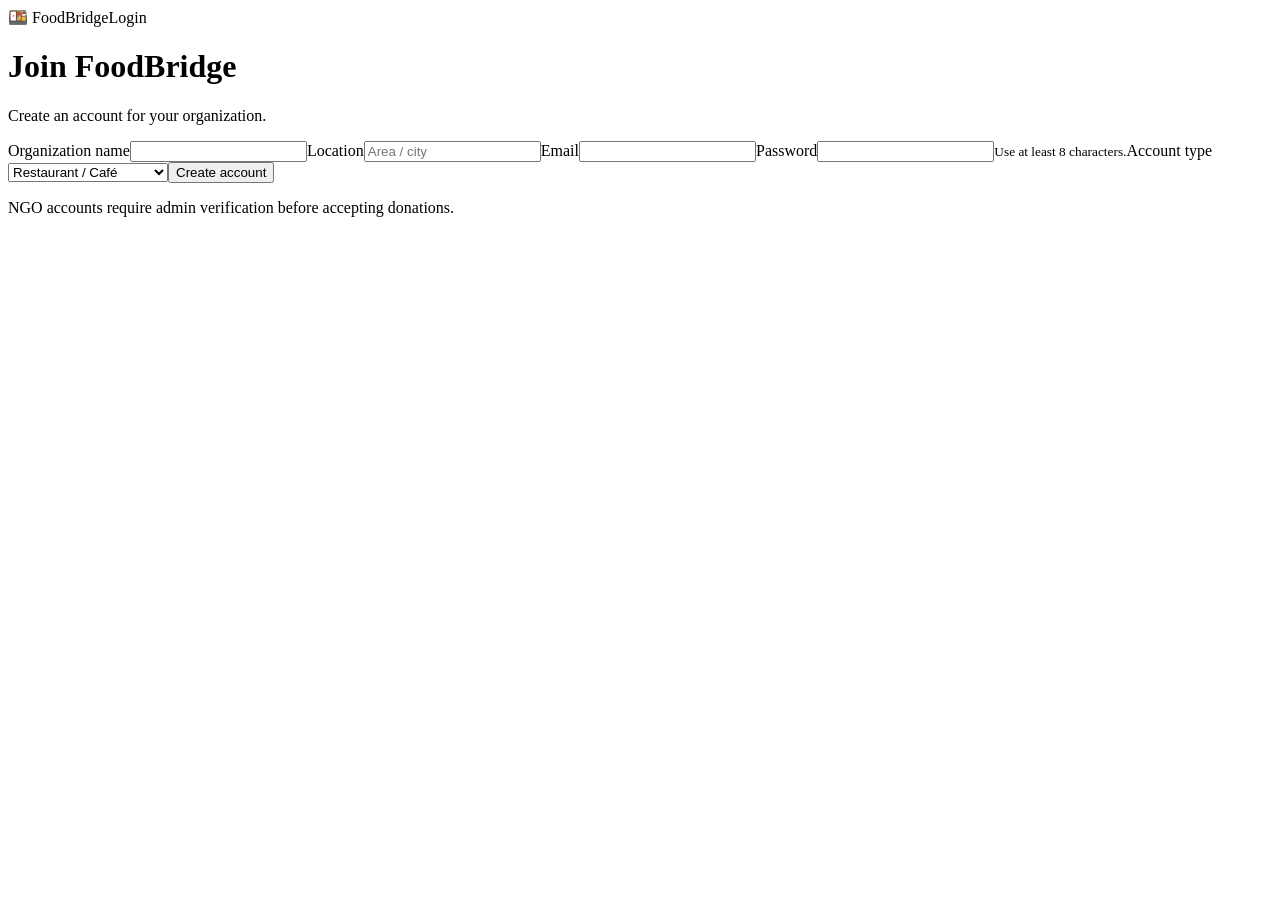
<file: src/main/resources/templates/register.html>
<!doctype html><html xmlns:th="http://www.thymeleaf.org"><head><meta charset="utf-8"><meta name="viewport" content="width=device-width,initial-scale=1"><title>Register | FoodBridge</title><link rel="stylesheet" th:href="@{/style.css}"></head><body><nav class="nav"><a class="logo" th:href="@{/}">🍱 FoodBridge</a><a th:href="@{/login}">Login</a></nav><main class="auth"><h1>Join FoodBridge</h1><p>Create an account for your organization.</p><div class="alert error" th:if="${error}" th:text="${error}"></div><form method="post" th:action="@{/register}"><label>Organization name<input name="organizationName" maxlength="120" required></label><label>Location<input name="location" maxlength="160" placeholder="Area / city" required></label><label>Email<input type="email" name="email" maxlength="190" required></label><label>Password<input type="password" name="password" minlength="8" required><small>Use at least 8 characters.</small></label><label>Account type<select name="role" required><option value="RESTAURANT">Restaurant / Café</option><option value="NGO">NGO / Charity / Shelter</option></select></label><button class="btn full">Create account</button></form><p class="small">NGO accounts require admin verification before accepting donations.</p></main></body></html>
</file>
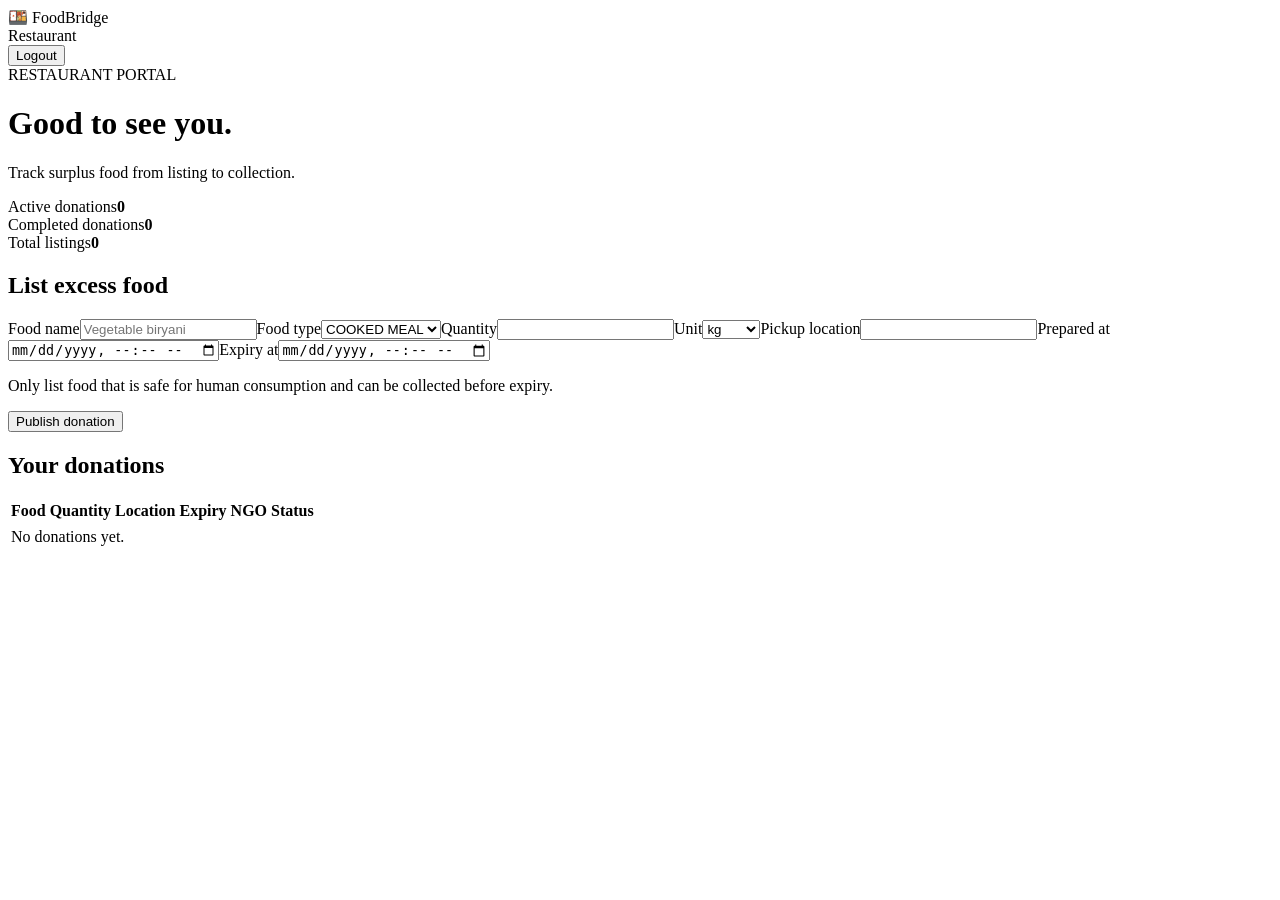
<file: src/main/resources/templates/restaurant.html>
<!doctype html><html xmlns:th="http://www.thymeleaf.org"><head><meta charset="utf-8"><meta name="viewport" content="width=device-width,initial-scale=1"><title>Restaurant dashboard | FoodBridge</title><link rel="stylesheet" th:href="@{/style.css}"></head><body><nav class="nav"><a class="logo" th:href="@{/}">🍱 FoodBridge</a><div><span th:text="${user.organizationName}">Restaurant</span><form class="inline" method="post" th:action="@{/logout}"><button class="link-button">Logout</button></form></div></nav><main class="dashboard"><span class="eyebrow">RESTAURANT PORTAL</span><h1>Good to see you.</h1><p>Track surplus food from listing to collection.</p><div class="grid three"><article class="stat"><span>Active donations</span><strong th:text="${active}">0</strong></article><article class="stat"><span>Completed donations</span><strong th:text="${completed}">0</strong></article><article class="stat"><span>Total listings</span><strong th:text="${#lists.size(donations)}">0</strong></article></div><div class="panel"><h2>List excess food</h2><div class="alert success" th:if="${success}" th:text="${success}"></div><div class="alert error" th:if="${error}" th:text="${error}"></div><form method="post" th:action="@{/donations}" class="form-grid"><label>Food name<input name="foodName" maxlength="140" required placeholder="Vegetable biryani"></label><label>Food type<select name="foodType"><option>COOKED MEAL</option><option>BAKERY</option><option>PACKAGED</option><option>FRUITS</option><option>VEGETABLES</option><option>BEVERAGES</option><option>OTHER</option></select></label><label>Quantity<input type="number" name="quantity" min="0.01" step="0.01" required></label><label>Unit<select name="unit"><option>kg</option><option>litres</option><option>packs</option><option>boxes</option><option>meals</option></select></label><label class="wide">Pickup location<input name="pickupLocation" maxlength="250" required></label><label>Prepared at<input type="datetime-local" name="preparedAt" required></label><label>Expiry at<input type="datetime-local" name="expiryAt" required></label><div class="wide"><p class="notice">Only list food that is safe for human consumption and can be collected before expiry.</p><button class="btn">Publish donation</button></div></form></div><div class="panel"><h2>Your donations</h2><div class="table-scroll"><table><thead><tr><th>Food</th><th>Quantity</th><th>Location</th><th>Expiry</th><th>NGO</th><th>Status</th></tr></thead><tbody><tr th:each="d:${donations}"><td th:text="${d.foodName}"></td><td th:text="${d.quantity+' '+d.unit}"></td><td th:text="${d.pickupLocation}"></td><td th:text="${#temporals.format(d.expiryAt,'dd MMM yyyy HH:mm')}"></td><td th:text="${d.ngo != null ? d.ngo.organizationName : 'Waiting'}"></td><td><span class="pill" th:text="${d.status}"></span></td></tr><tr th:if="${#lists.isEmpty(donations)}"><td colspan="6">No donations yet.</td></tr></tbody></table></div></div></main></body></html>
</file>
